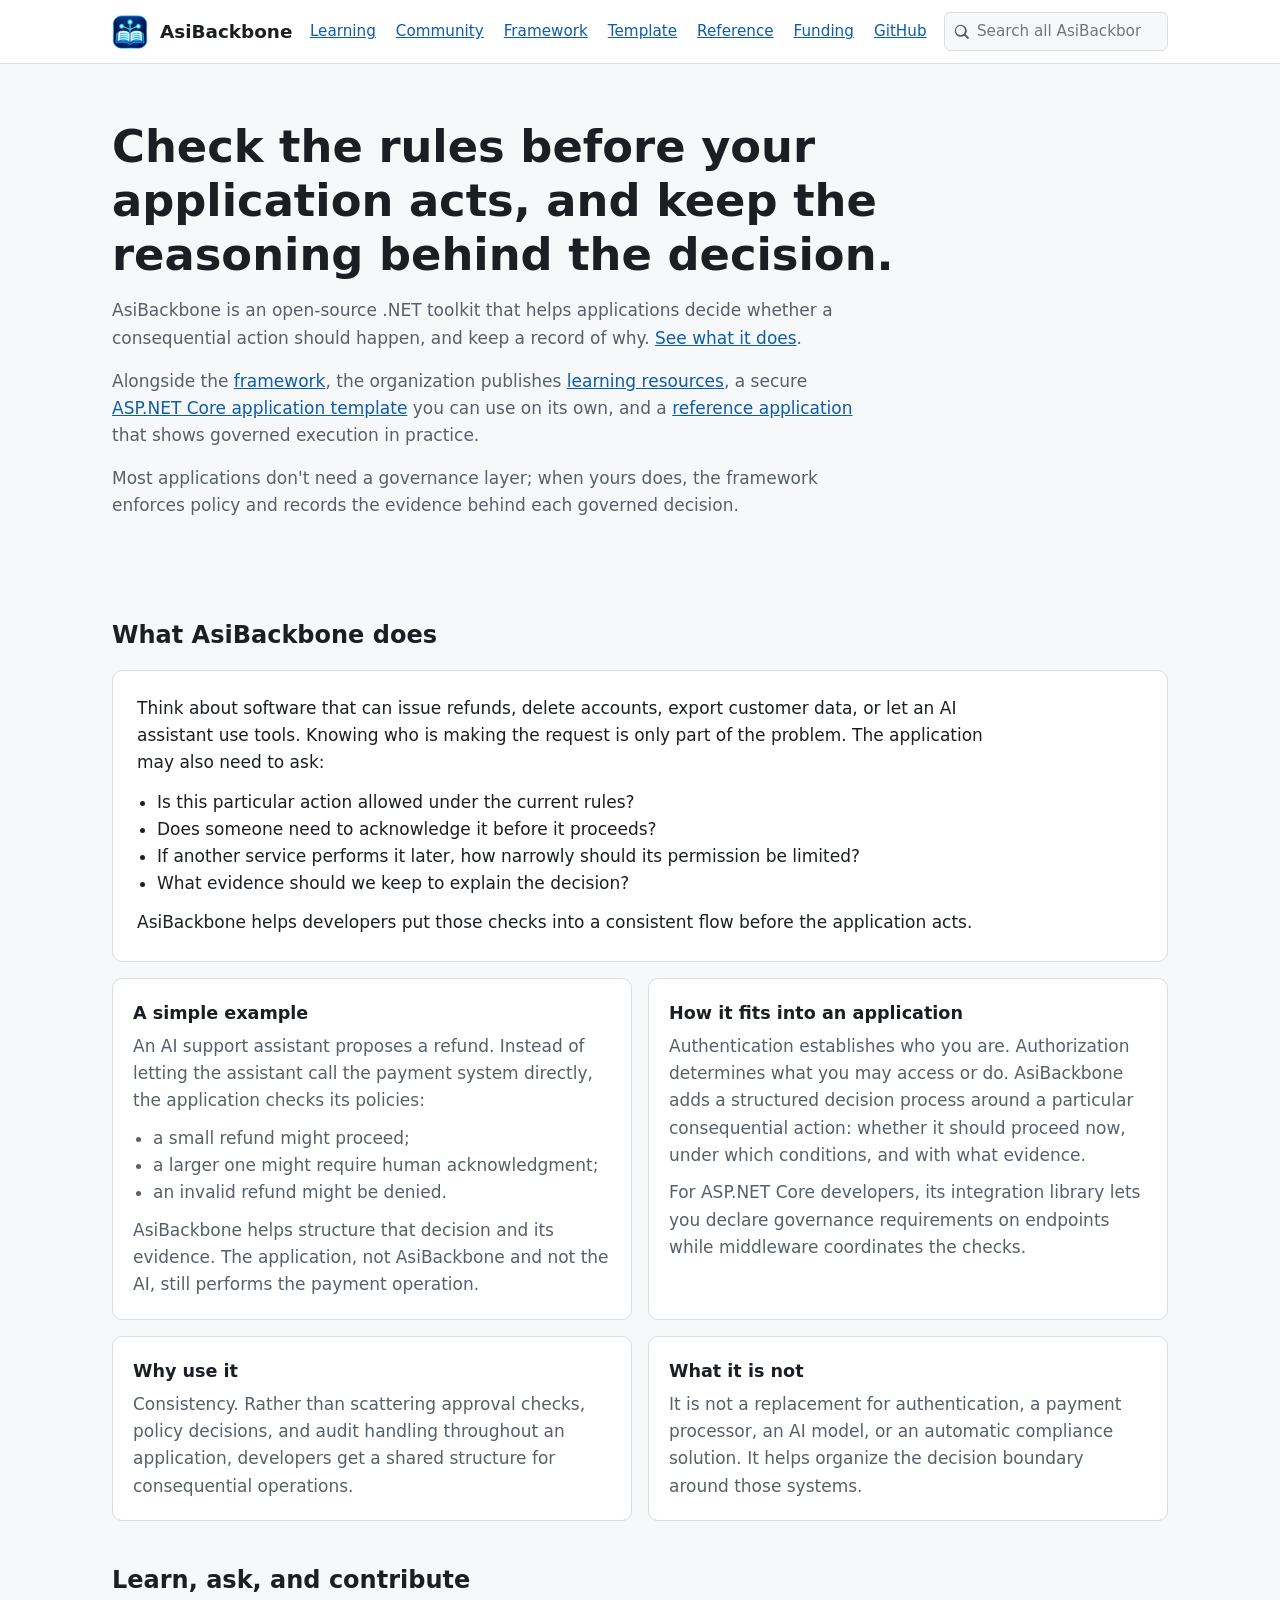
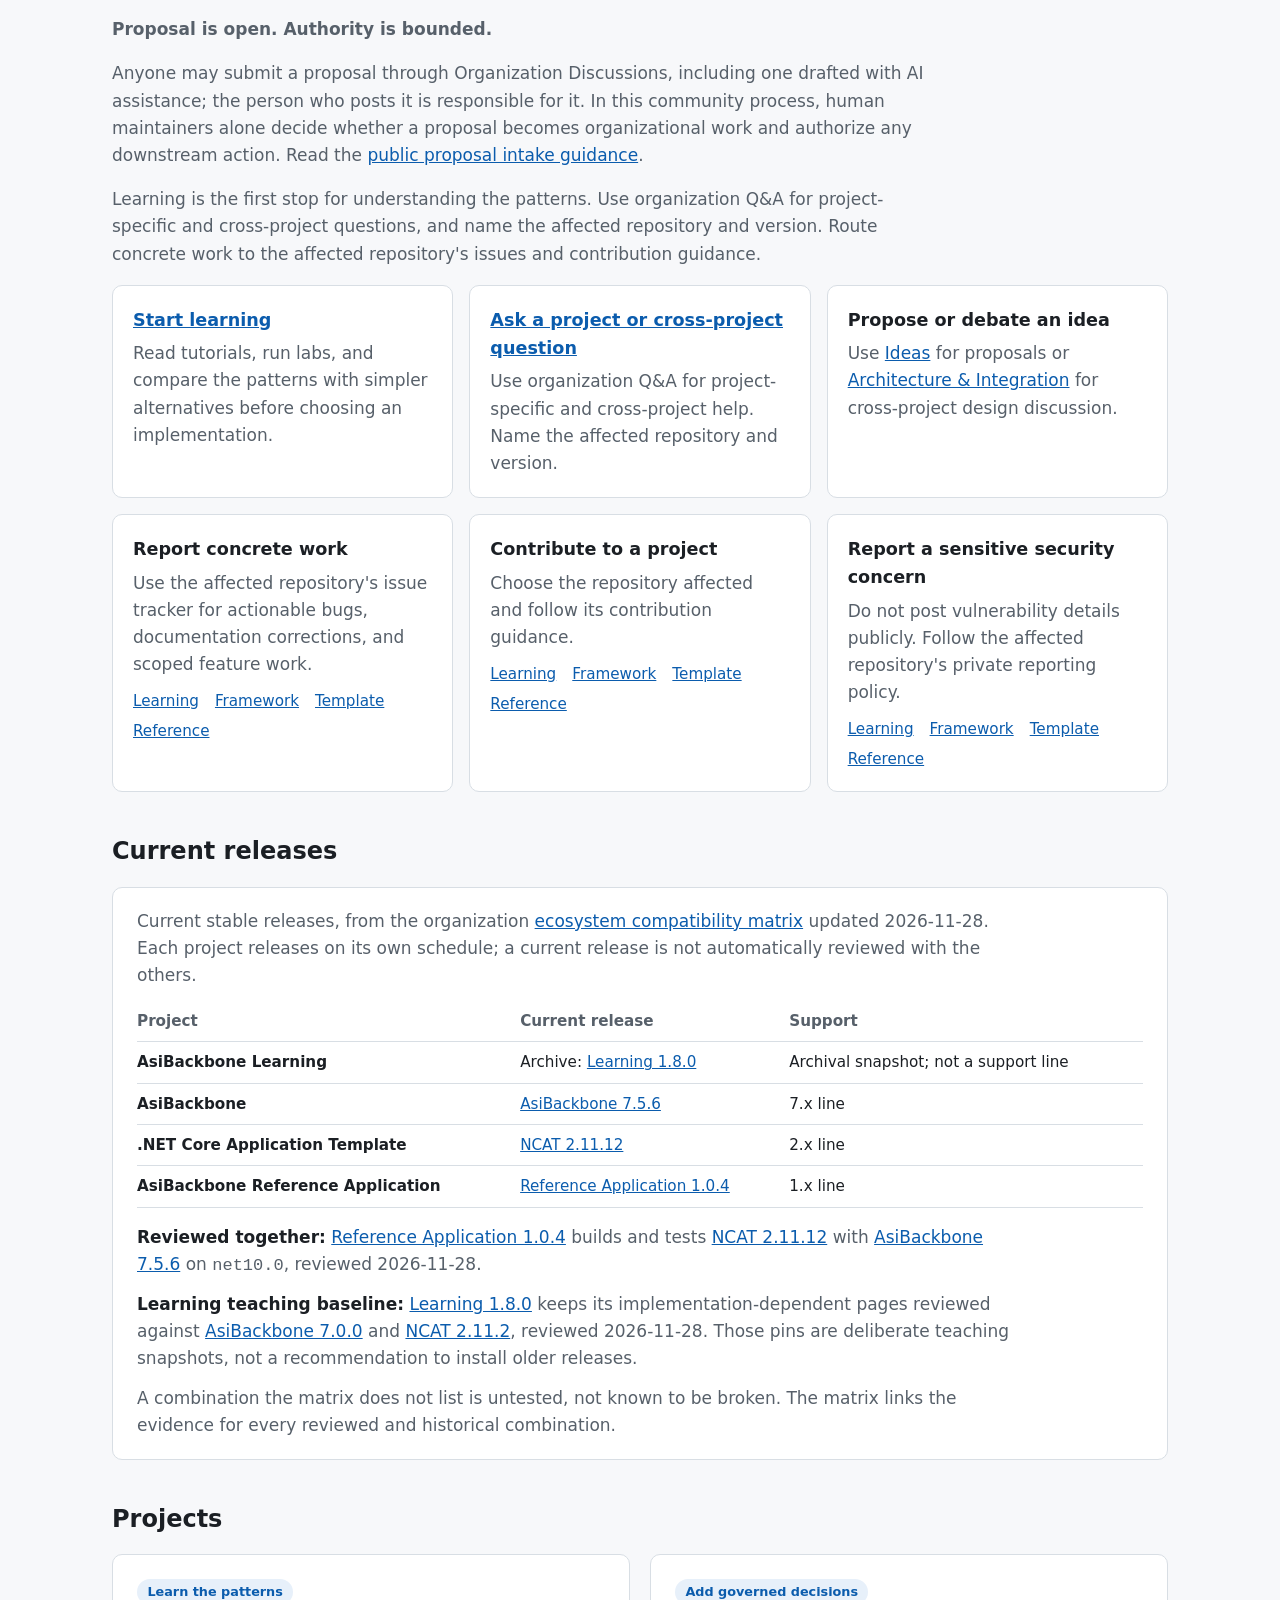
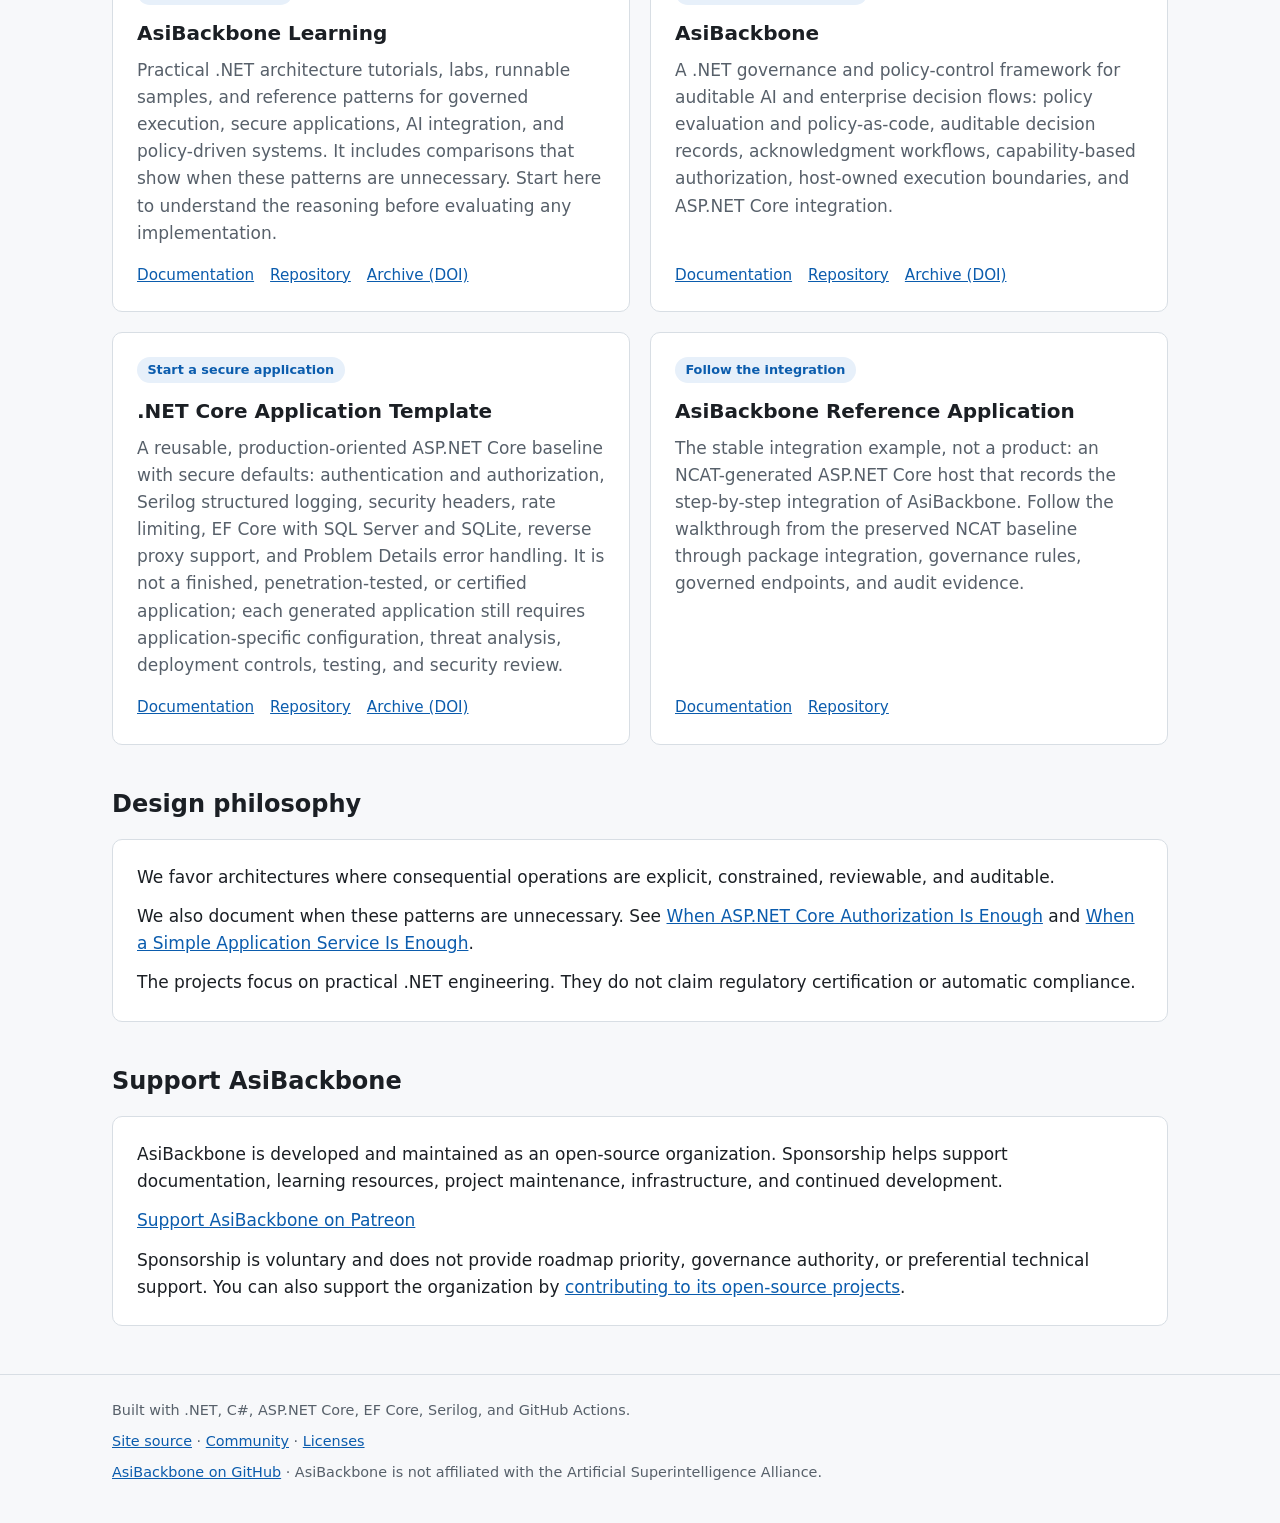
<file: index.html>
<!DOCTYPE html>
<html lang="en">
<head>
  <meta charset="utf-8">
  <meta name="viewport" content="width=device-width, initial-scale=1">
  <title>AsiBackbone | Open-source .NET governance and architecture patterns</title>
  <meta name="description" content="AsiBackbone is an open-source .NET toolkit that helps applications check the rules before a consequential action and keep a record of why it was allowed.">
  <meta name="google-site-verification" content="R9IrfghOCGIgoGKd3mtDyPs_iTMXCVltPrGBNPVnFtA">
  <link rel="canonical" href="https://asibackbone.github.io/">
  <link rel="icon" href="images/favicon.ico">
  <link rel="alternate" type="application/rss+xml" title="AsiBackbone Learning" href="https://asibackbone.github.io/Learning/feed.xml">

  <meta property="og:type" content="website">
  <meta property="og:site_name" content="AsiBackbone">
  <meta property="og:title" content="AsiBackbone — open-source .NET governance and architecture patterns">
  <meta property="og:description" content="Check the rules before your .NET application acts, and keep the reasoning behind the decision. Plus a secure-by-default ASP.NET Core template, practical architecture learning, and a step-by-step Reference Application.">
  <meta property="og:url" content="https://asibackbone.github.io/">
  <meta property="og:image" content="https://asibackbone.github.io/images/asibackbone-social.png">
  <meta property="og:image:alt" content="AsiBackbone — practical .NET architecture, security, and governed execution">
  <meta name="twitter:card" content="summary_large_image">

  <script type="application/ld+json">
  {
    "@context": "https://schema.org",
    "@graph": [
      {
        "@type": "Organization",
        "@id": "https://asibackbone.github.io/#organization",
        "name": "AsiBackbone",
        "url": "https://asibackbone.github.io/",
        "logo": "https://asibackbone.github.io/images/asibackbone-icon-50.png",
        "description": "Open-source .NET governance and architecture patterns.",
        "sameAs": ["https://github.com/AsiBackbone"]
      },
      {
        "@type": "WebSite",
        "@id": "https://asibackbone.github.io/#website",
        "name": "AsiBackbone",
        "url": "https://asibackbone.github.io/",
        "publisher": { "@id": "https://asibackbone.github.io/#organization" }
      }
    ]
  }
  </script>

  <style>
    :root {
      --bg: #f7f8fa;
      --surface: #ffffff;
      --text: #1b1f24;
      --muted: #57606a;
      --border: #d8dee4;
      --accent: #0b5cad;
      --accent-soft: #e7f0fa;
      --focus: #0b5cad;
    }

    @media (prefers-color-scheme: dark) {
      :root {
        --bg: #0f1419;
        --surface: #161c23;
        --text: #e6edf3;
        --muted: #9aa6b2;
        --border: #2d3640;
        --accent: #6cb6ff;
        --accent-soft: #15283b;
        --focus: #6cb6ff;
      }
    }

    * { box-sizing: border-box; }

    body {
      margin: 0;
      background: var(--bg);
      color: var(--text);
      font-family: system-ui, -apple-system, "Segoe UI", Roboto, "Helvetica Neue", Arial, sans-serif;
      font-size: 1.0625rem;
      line-height: 1.6;
    }

    a { color: var(--accent); }
    a:focus-visible { outline: 3px solid var(--focus); outline-offset: 2px; border-radius: 3px; }

    .wrap { max-width: 68rem; margin: 0 auto; padding: 0 1rem; }

    .skip-link { position: absolute; left: -999px; }
    .skip-link:focus { left: 1rem; top: 1rem; background: var(--surface); padding: .5rem .75rem; z-index: 10; }

    header.site { border-bottom: 1px solid var(--border); background: var(--surface); }
    header.site .wrap { display: flex; flex-wrap: wrap; align-items: center; gap: .75rem; padding-top: .75rem; padding-bottom: .75rem; }
    header.site img { width: 36px; height: 36px; }
    header.site .brand { font-weight: 700; font-size: 1.15rem; color: var(--text); text-decoration: none; }
    header.site nav { margin-left: auto; display: flex; flex-wrap: wrap; gap: .35rem 1.25rem; font-size: .95rem; }
    header.site .site-search { position: relative; display: flex; align-items: center; margin-left: auto; }
    header.site .site-search svg { position: absolute; left: .65rem; color: var(--muted); pointer-events: none; }
    header.site .site-search input {
      width: 14rem; padding: .4rem .75rem .4rem 2rem;
      font: inherit; font-size: .95rem; color: var(--text);
      background: var(--bg); border: 1px solid var(--border); border-radius: 6px;
    }
    header.site .site-search input:focus-visible { outline: 3px solid var(--focus); outline-offset: 1px; }

    .hero { padding: 3.5rem 0 2.5rem; }
    .hero h1 { font-size: clamp(1.9rem, 4.5vw, 2.8rem); line-height: 1.2; margin: 0 0 1rem; max-width: 20em; }
    .hero p { color: var(--muted); max-width: 44em; margin: 0 0 1rem; }

    h2 { font-size: 1.5rem; margin: 2.5rem 0 1rem; }

    .overview { background: var(--surface); border: 1px solid var(--border); border-radius: 10px; padding: 1.5rem; }
    .overview p { margin: 0 0 .75rem; max-width: 52em; }
    .overview p:last-child { margin-bottom: 0; }
    .overview ul { margin: 0 0 .75rem; padding-left: 1.25rem; }

    .community-intro { color: var(--muted); max-width: 48em; }
    .routes { display: grid; gap: 1rem; grid-template-columns: repeat(auto-fit, minmax(min(100%, 19rem), 1fr)); }
    .route { background: var(--surface); border: 1px solid var(--border); border-radius: 10px; padding: 1.25rem; }
    .route h3 { font-size: 1.1rem; margin: 0 0 .4rem; }
    .route p { color: var(--muted); margin: 0 0 .65rem; }
    .route p:last-child { margin-bottom: 0; }
    .route .links { display: flex; flex-wrap: wrap; gap: .35rem 1rem; font-size: .95rem; }
    .route ul { color: var(--muted); margin: 0 0 .65rem; padding-left: 1.25rem; }
    .overview-cards { grid-template-columns: repeat(auto-fit, minmax(min(100%, 24rem), 1fr)); margin-top: 1rem; }

    .projects { display: grid; gap: 1.25rem; grid-template-columns: repeat(2, minmax(18rem, 1fr)); }

    @media (max-width: 42rem) { .projects { grid-template-columns: 1fr; } }

    .project {
      background: var(--surface);
      border: 1px solid var(--border);
      border-radius: 10px;
      padding: 1.5rem;
      display: flex;
      flex-direction: column;
    }

    .project .role {
      align-self: flex-start;
      background: var(--accent-soft);
      color: var(--accent);
      border-radius: 999px;
      font-size: .8rem;
      font-weight: 600;
      padding: .15rem .65rem;
      margin-bottom: .75rem;
    }

    .project h3 { margin: 0 0 .5rem; font-size: 1.25rem; }
    .project h3 a { color: var(--text); text-decoration: none; }
    .project h3 a:hover { color: var(--accent); }
    .project p { margin: 0 0 1rem; color: var(--muted); }
    .project .links { margin-top: auto; display: flex; flex-wrap: wrap; gap: .5rem 1rem; font-size: .95rem; }

    .releases { background: var(--surface); border: 1px solid var(--border); border-radius: 10px; padding: 1.25rem 1.5rem; }
    .releases p { color: var(--muted); margin: 0 0 .75rem; max-width: 52em; }
    .releases p:last-child { margin-bottom: 0; }
    .releases strong { color: var(--text); }
    .table-scroll { overflow-x: auto; margin: 0 0 1rem; }
    .releases table { width: 100%; border-collapse: collapse; font-size: .95rem; }
    .releases th, .releases td { text-align: left; vertical-align: top; padding: .5rem .75rem .5rem 0; border-bottom: 1px solid var(--border); }
    .releases thead th { color: var(--muted); font-weight: 600; }
    .releases tbody th { font-weight: 600; }

    .principles { background: var(--surface); border: 1px solid var(--border); border-radius: 10px; padding: 1.5rem; }
    .principles p { margin: 0 0 .75rem; }
    .principles p:last-child { margin-bottom: 0; }

    footer { margin-top: 3rem; border-top: 1px solid var(--border); color: var(--muted); font-size: .9rem; }
    footer .wrap { padding-top: 1.5rem; padding-bottom: 2rem; }
    footer p { margin: 0 0 .5rem; }

    @media (max-width: 36rem) {
      header.site .wrap { flex-wrap: wrap; }
      header.site nav { margin-left: 0; width: 100%; flex-wrap: wrap; gap: .35rem 1rem; }
      header.site .site-search, header.site .site-search input { width: 100%; }
      .hero { padding-top: 2.25rem; }
    }
  </style>
</head>
<body>
  <a class="skip-link" href="#main">Skip to content</a>

  <header class="site">
    <div class="wrap">
      <img src="images/asibackbone-icon-50.png" alt="" width="36" height="36">
      <a class="brand" href="https://asibackbone.github.io/" aria-current="page">AsiBackbone</a>
      <nav aria-label="Sites">
        <a href="https://asibackbone.github.io/Learning/">Learning</a>
        <a href="#community">Community</a>
        <a href="https://asibackbone.github.io/AsiBackbone/">Framework</a>
        <a href="https://asibackbone.github.io/NetCoreApplicationTemplate/">Template</a>
        <a href="https://asibackbone.github.io/ReferenceApplication/">Reference</a>
        <a href="#funding">Funding</a>
        <a href="https://github.com/AsiBackbone">GitHub</a>
      </nav>
      <form class="site-search" role="search" action="https://asibackbone.github.io/search/" method="get">
        <svg aria-hidden="true" viewBox="0 0 16 16" width="16" height="16"><path fill="currentColor" d="M11.7 10.3a6 6 0 1 0-1.4 1.4l3.5 3.5 1.4-1.4-3.5-3.5ZM6.5 11a4.5 4.5 0 1 1 0-9 4.5 4.5 0 0 1 0 9Z"/></svg>
        <input name="q" type="search" placeholder="Search all AsiBackbone" autocomplete="off" aria-label="Search all AsiBackbone documentation">
      </form>
    </div>
  </header>

  <main id="main" class="wrap">
    <section class="hero" aria-labelledby="hero-title">
      <h1 id="hero-title">Check the rules before your application acts, and keep the reasoning behind the decision.</h1>
      <p>AsiBackbone is an open-source .NET toolkit that helps applications decide whether a consequential action should happen, and keep a record of why. <a href="#what-it-does">See what it does</a>.</p>
      <p>Alongside the <a href="https://asibackbone.github.io/AsiBackbone/">framework</a>, the organization publishes <a href="https://asibackbone.github.io/Learning/">learning resources</a>, a secure <a href="https://asibackbone.github.io/NetCoreApplicationTemplate/">ASP.NET Core application template</a> you can use on its own, and a <a href="https://asibackbone.github.io/ReferenceApplication/">reference application</a> that shows governed execution in practice.</p>
      <p>Most applications don't need a governance layer; when yours does, the framework enforces policy and records the evidence behind each governed decision.</p>
    </section>

    <section id="what-it-does" aria-labelledby="what-it-does-title">
      <h2 id="what-it-does-title">What AsiBackbone does</h2>
      <div class="overview">
        <p>Think about software that can issue refunds, delete accounts, export customer data, or let an AI assistant use
          tools. Knowing who is making the request is only part of the problem. The application may also need to ask:</p>
        <ul>
          <li>Is this particular action allowed under the current rules?</li>
          <li>Does someone need to acknowledge it before it proceeds?</li>
          <li>If another service performs it later, how narrowly should its permission be limited?</li>
          <li>What evidence should we keep to explain the decision?</li>
        </ul>
        <p>AsiBackbone helps developers put those checks into a consistent flow before the application acts.</p>
      </div>
      <div class="routes overview-cards">
        <article class="route">
          <h3>A simple example</h3>
          <p>An AI support assistant proposes a refund. Instead of letting the assistant call the payment system
            directly, the application checks its policies:</p>
          <ul>
            <li>a small refund might proceed;</li>
            <li>a larger one might require human acknowledgment;</li>
            <li>an invalid refund might be denied.</li>
          </ul>
          <p>AsiBackbone helps structure that decision and its evidence. The application, not AsiBackbone and not the
            AI, still performs the payment operation.</p>
        </article>
        <article class="route">
          <h3>How it fits into an application</h3>
          <p>Authentication establishes who you are. Authorization determines what you may access or do. AsiBackbone
            adds a structured decision process around a particular consequential action: whether it should proceed
            now, under which conditions, and with what evidence.</p>
          <p>For ASP.NET Core developers, its integration library lets you declare governance requirements on
            endpoints while middleware coordinates the checks.</p>
        </article>
        <article class="route">
          <h3>Why use it</h3>
          <p>Consistency. Rather than scattering approval checks, policy decisions, and audit handling throughout an
            application, developers get a shared structure for consequential operations.</p>
        </article>
        <article class="route">
          <h3>What it is not</h3>
          <p>It is not a replacement for authentication, a payment processor, an AI model, or an automatic compliance
            solution. It helps organize the decision boundary around those systems.</p>
        </article>
      </div>
    </section>

    <section id="community" aria-labelledby="community-title">
      <h2 id="community-title">Learn, ask, and contribute</h2>
      <p class="community-intro"><strong>Proposal is open. Authority is bounded.</strong></p>
      <p class="community-intro">Anyone may submit a proposal through Organization Discussions, including one drafted with AI assistance; the person who posts it is responsible for it. In this community process, human maintainers alone decide whether a proposal becomes organizational work and authorize any downstream action. Read the <a href="https://github.com/AsiBackbone/.github/blob/main/CONTRIBUTING.md#public-proposal-intake">public proposal intake guidance</a>.</p>
      <p class="community-intro">Learning is the first stop for understanding the patterns. Use organization Q&amp;A for project-specific and cross-project questions, and name the affected repository and version. Route concrete work to the affected repository's issues and contribution guidance.</p>
      <div class="routes">
        <article class="route">
          <h3><a href="https://asibackbone.github.io/Learning/">Start learning</a></h3>
          <p>Read tutorials, run labs, and compare the patterns with simpler alternatives before choosing an implementation.</p>
        </article>
        <article class="route">
          <h3><a href="https://github.com/orgs/AsiBackbone/discussions/categories/q-a">Ask a project or cross-project question</a></h3>
          <p>Use organization Q&amp;A for project-specific and cross-project help. Name the affected repository and version.</p>
        </article>
        <article class="route">
          <h3>Propose or debate an idea</h3>
          <p>Use <a href="https://github.com/orgs/AsiBackbone/discussions/categories/ideas">Ideas</a> for proposals or <a href="https://github.com/orgs/AsiBackbone/discussions/categories/architecture-integration">Architecture &amp; Integration</a> for cross-project design discussion.</p>
        </article>
        <article class="route">
          <h3>Report concrete work</h3>
          <p>Use the affected repository's issue tracker for actionable bugs, documentation corrections, and scoped feature work.</p>
          <p class="links"><a href="https://github.com/AsiBackbone/Learning/issues">Learning</a><a href="https://github.com/AsiBackbone/AsiBackbone/issues">Framework</a><a href="https://github.com/AsiBackbone/NetCoreApplicationTemplate/issues">Template</a><a href="https://github.com/AsiBackbone/ReferenceApplication/issues">Reference</a></p>
        </article>
        <article class="route">
          <h3>Contribute to a project</h3>
          <p>Choose the repository affected and follow its contribution guidance.</p>
          <p class="links"><a href="https://github.com/AsiBackbone/Learning/blob/main/CONTRIBUTING.md">Learning</a><a href="https://github.com/AsiBackbone/AsiBackbone/blob/main/CONTRIBUTING.md">Framework</a><a href="https://github.com/AsiBackbone/NetCoreApplicationTemplate/blob/main/CONTRIBUTING.md">Template</a><a href="https://github.com/AsiBackbone/ReferenceApplication/blob/main/CONTRIBUTING.md">Reference</a></p>
        </article>
        <article class="route">
          <h3>Report a sensitive security concern</h3>
          <p>Do not post vulnerability details publicly. Follow the affected repository's private reporting policy.</p>
          <p class="links"><a href="https://github.com/AsiBackbone/Learning/security/policy">Learning</a><a href="https://github.com/AsiBackbone/AsiBackbone/security/policy">Framework</a><a href="https://github.com/AsiBackbone/NetCoreApplicationTemplate/security/policy">Template</a><a href="https://github.com/AsiBackbone/ReferenceApplication/security/policy">Reference</a></p>
        </article>
      </div>
    </section>

    <section id="releases" aria-labelledby="releases-title">
      <h2 id="releases-title">Current releases</h2>
      <div class="releases">
        <!-- BEGIN release-summary: generated from AsiBackbone/.github compatibility/ecosystem-compatibility.json by scripts/Test-ReleaseSummary.ps1 -Update. Do not edit by hand. -->
        <p>Current stable releases, from the organization <a href="https://github.com/AsiBackbone/.github/blob/main/compatibility/README.md">ecosystem compatibility matrix</a> updated <time datetime="2026-11-28">2026-11-28</time>. Each project releases on its own schedule; a current release is not automatically reviewed with the others.</p>
        <div class="table-scroll">
          <table>
            <thead>
              <tr><th scope="col">Project</th><th scope="col">Current release</th><th scope="col">Support</th></tr>
            </thead>
            <tbody>
              <tr><th scope="row">AsiBackbone Learning</th><td>Archive: <a href="https://github.com/AsiBackbone/Learning/releases/tag/v1.8.0">Learning 1.8.0</a></td><td>Archival snapshot; not a support line</td></tr>
              <tr><th scope="row">AsiBackbone</th><td><a href="https://github.com/AsiBackbone/AsiBackbone/releases/tag/v7.5.6">AsiBackbone 7.5.6</a></td><td>7.x line</td></tr>
              <tr><th scope="row">.NET Core Application Template</th><td><a href="https://github.com/AsiBackbone/NetCoreApplicationTemplate/releases/tag/v2.11.12">NCAT 2.11.12</a></td><td>2.x line</td></tr>
              <tr><th scope="row">AsiBackbone Reference Application</th><td><a href="https://github.com/AsiBackbone/ReferenceApplication/releases/tag/v1.0.4">Reference Application 1.0.4</a></td><td>1.x line</td></tr>
            </tbody>
          </table>
        </div>
        <p><strong>Reviewed together:</strong> <a href="https://github.com/AsiBackbone/ReferenceApplication/releases/tag/v1.0.4">Reference Application 1.0.4</a> builds and tests <a href="https://github.com/AsiBackbone/NetCoreApplicationTemplate/releases/tag/v2.11.12">NCAT 2.11.12</a> with <a href="https://github.com/AsiBackbone/AsiBackbone/releases/tag/v7.5.6">AsiBackbone 7.5.6</a> on <code>net10.0</code>, reviewed <time datetime="2026-11-28">2026-11-28</time>.</p>
        <p><strong>Learning teaching baseline:</strong> <a href="https://github.com/AsiBackbone/Learning/releases/tag/v1.8.0">Learning 1.8.0</a> keeps its implementation-dependent pages reviewed against <a href="https://github.com/AsiBackbone/AsiBackbone/releases/tag/v7.0.0">AsiBackbone 7.0.0</a> and <a href="https://github.com/AsiBackbone/NetCoreApplicationTemplate/releases/tag/v2.11.2">NCAT 2.11.2</a>, reviewed <time datetime="2026-11-28">2026-11-28</time>. Those pins are deliberate teaching snapshots, not a recommendation to install older releases.</p>
        <p>A combination the matrix does not list is untested, not known to be broken. The matrix links the evidence for every reviewed and historical combination.</p>
        <!-- END release-summary -->
      </div>
    </section>

    <section aria-labelledby="projects-title">
      <h2 id="projects-title">Projects</h2>
      <div class="projects">
        <article class="project">
          <span class="role">Learn the patterns</span>
          <h3><a href="https://asibackbone.github.io/Learning/">AsiBackbone Learning</a></h3>
          <p>Practical .NET architecture tutorials, labs, runnable samples, and reference patterns for governed execution, secure applications, AI integration, and policy-driven systems. It includes comparisons that show when these patterns are unnecessary. Start here to understand the reasoning before evaluating any implementation.</p>
          <div class="links">
            <a href="https://asibackbone.github.io/Learning/">Documentation</a>
            <a href="https://github.com/AsiBackbone/Learning">Repository</a>
            <a href="https://doi.org/10.5281/zenodo.21938556">Archive (DOI)</a>
          </div>
        </article>

        <article class="project">
          <span class="role">Add governed decisions</span>
          <h3><a href="https://asibackbone.github.io/AsiBackbone/">AsiBackbone</a></h3>
          <p>A .NET governance and policy-control framework for auditable AI and enterprise decision flows: policy evaluation and policy-as-code, auditable decision records, acknowledgment workflows, capability-based authorization, host-owned execution boundaries, and ASP.NET Core integration.</p>
          <div class="links">
            <a href="https://asibackbone.github.io/AsiBackbone/">Documentation</a>
            <a href="https://github.com/AsiBackbone/AsiBackbone">Repository</a>
            <a href="https://doi.org/10.5281/zenodo.20546032">Archive (DOI)</a>
          </div>
        </article>

        <article class="project">
          <span class="role">Start a secure application</span>
          <h3><a href="https://asibackbone.github.io/NetCoreApplicationTemplate/">.NET Core Application Template</a></h3>
          <p>A reusable, production-oriented ASP.NET Core baseline with secure defaults: authentication and authorization, Serilog structured logging, security headers, rate limiting, EF Core with SQL Server and SQLite, reverse proxy support, and Problem Details error handling. It is not a finished, penetration-tested, or certified application; each generated application still requires application-specific configuration, threat analysis, deployment controls, testing, and security review.</p>
          <div class="links">
            <a href="https://asibackbone.github.io/NetCoreApplicationTemplate/">Documentation</a>
            <a href="https://github.com/AsiBackbone/NetCoreApplicationTemplate">Repository</a>
            <a href="https://doi.org/10.5281/zenodo.20373042">Archive (DOI)</a>
          </div>
        </article>

        <article class="project">
          <span class="role">Follow the integration</span>
          <h3>
            <a href="https://asibackbone.github.io/ReferenceApplication/">
              AsiBackbone Reference Application
            </a>
          </h3>
          <p>
            The stable integration example, not a product: an NCAT-generated
            ASP.NET Core host that records the step-by-step integration of
            AsiBackbone. Follow the walkthrough from the preserved
            NCAT baseline through package integration, governance rules, governed
            endpoints, and audit evidence.
          </p>
          <div class="links">
            <a href="https://asibackbone.github.io/ReferenceApplication/">Documentation</a>
            <a href="https://github.com/AsiBackbone/ReferenceApplication">Repository</a>
          </div>
        </article>
      </div>
    </section>

    <section aria-labelledby="philosophy-title">
      <h2 id="philosophy-title">Design philosophy</h2>
      <div class="principles">
        <p>We favor architectures where consequential operations are explicit, constrained, reviewable, and auditable.</p>
        <p>We also document when these patterns are unnecessary. See <a href="https://asibackbone.github.io/Learning/architecture/when-aspnet-core-authorization-is-enough.html">When ASP.NET Core Authorization Is Enough</a> and <a href="https://asibackbone.github.io/Learning/architecture/when-a-simple-application-service-is-enough.html">When a Simple Application Service Is Enough</a>.</p>
        <p>The projects focus on practical .NET engineering. They do not claim regulatory certification or automatic compliance.</p>
      </div>
    </section>

    <section id="funding" aria-labelledby="funding-title">
      <h2 id="funding-title">Support AsiBackbone</h2>
      <div class="principles">
        <p>AsiBackbone is developed and maintained as an open-source organization. Sponsorship helps support documentation, learning resources, project maintenance, infrastructure, and continued development.</p>
        <p><a href="https://www.patreon.com/AsiBackbone">Support AsiBackbone on Patreon</a></p>
        <p>Sponsorship is voluntary and does not provide roadmap priority, governance authority, or preferential technical support. You can also support the organization by <a href="#community">contributing to its open-source projects</a>.</p>
      </div>
    </section>
  </main>

  <footer>
    <div class="wrap">
      <p>Built with .NET, C#, ASP.NET Core, EF Core, Serilog, and GitHub Actions.</p>
      <p><a href="https://github.com/AsiBackbone/asibackbone.github.io">Site source</a> · <a href="#community">Community</a> · <a href="https://github.com/AsiBackbone/asibackbone.github.io/blob/main/LICENSES.md">Licenses</a></p>
      <p><a href="https://github.com/AsiBackbone">AsiBackbone on GitHub</a> · AsiBackbone is not affiliated with the Artificial Superintelligence Alliance.</p>
    </div>
  </footer>
</body>
</html>
</file>
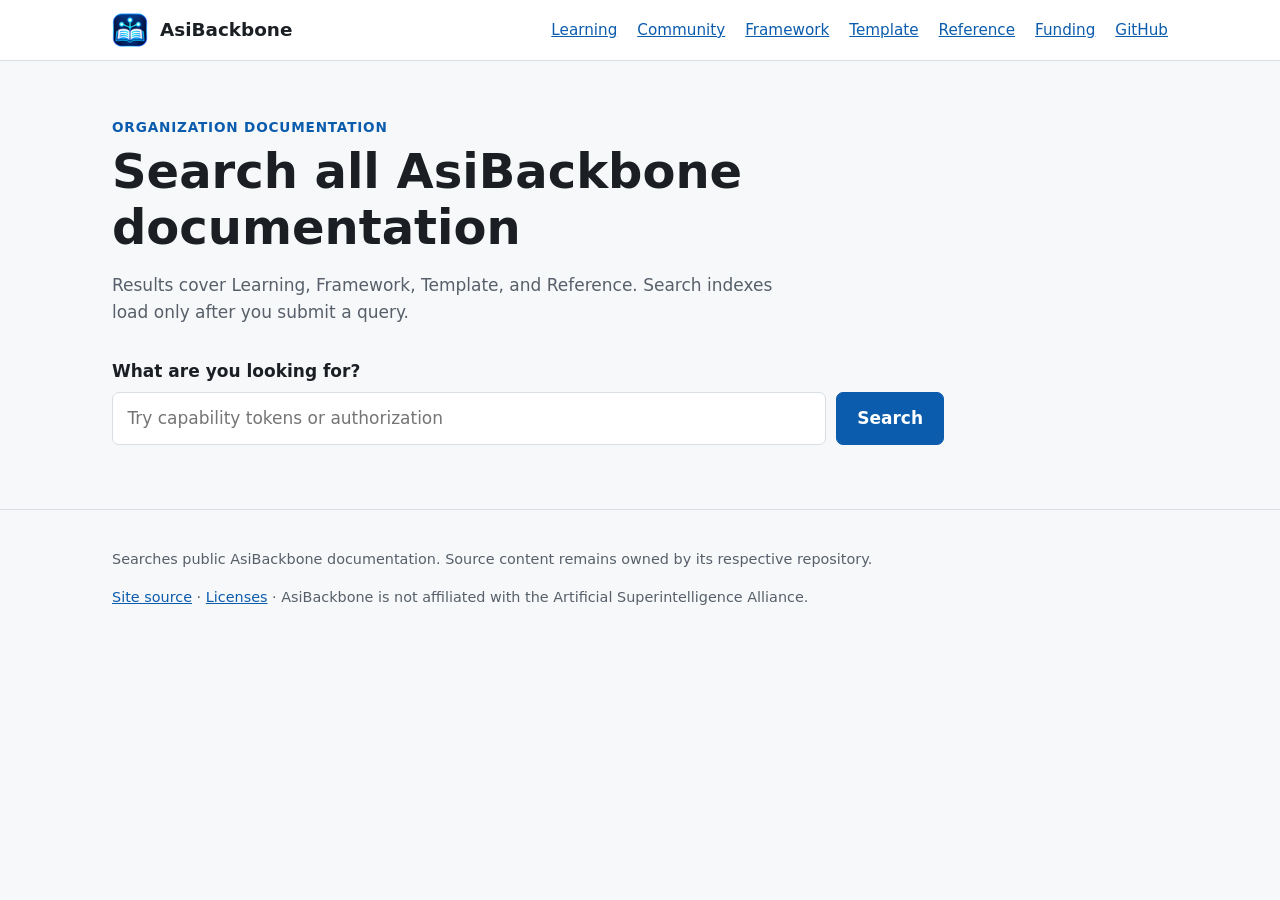
<file: search/index.html>
<!DOCTYPE html>
<html lang="en">
<head>
  <meta charset="utf-8">
  <meta name="viewport" content="width=device-width, initial-scale=1">
  <title>Search AsiBackbone documentation</title>
  <meta name="description" content="Search Learning, Framework, Template, and Reference documentation from one AsiBackbone search page.">
  <link rel="canonical" href="https://asibackbone.github.io/search/">
  <link rel="icon" href="../images/favicon.ico">
  <link rel="stylesheet" href="search.css">
</head>
<body>
  <a class="skip-link" href="#main">Skip to search</a>

  <header class="site">
    <div class="wrap">
      <img src="../images/asibackbone-icon-50.png" alt="" width="36" height="36">
      <a class="brand" href="https://asibackbone.github.io/">AsiBackbone</a>
      <nav aria-label="Sites">
        <a href="https://asibackbone.github.io/Learning/">Learning</a>
        <a href="https://asibackbone.github.io/#community">Community</a>
        <a href="https://asibackbone.github.io/AsiBackbone/">Framework</a>
        <a href="https://asibackbone.github.io/NetCoreApplicationTemplate/">Template</a>
        <a href="https://asibackbone.github.io/ReferenceApplication/">Reference</a>
        <a href="https://asibackbone.github.io/#funding">Funding</a>
        <a href="https://github.com/AsiBackbone">GitHub</a>
      </nav>
    </div>
  </header>

  <main id="main" class="wrap">
    <section class="search-hero" aria-labelledby="search-title">
      <p class="eyebrow">Organization documentation</p>
      <h1 id="search-title">Search all AsiBackbone documentation</h1>
      <p>Results cover Learning, Framework, Template, and Reference. Search indexes load only after you submit a query.</p>

      <form id="organization-search" role="search" action="/search/" method="get">
        <label for="search-query">What are you looking for?</label>
        <div class="search-row">
          <input id="search-query" name="q" type="search" autocomplete="off" placeholder="Try capability tokens or authorization" required>
          <button type="submit">Search</button>
        </div>
      </form>
    </section>

    <section id="search-output" class="search-output" aria-labelledby="results-title" hidden>
      <div class="results-heading">
        <div>
          <h2 id="results-title">Results</h2>
          <p id="search-status" class="status" role="status" aria-live="polite"></p>
        </div>
        <label class="site-filter" for="site-filter">
          Site
          <select id="site-filter">
            <option value="all">All documentation</option>
            <option value="learning">Learning</option>
            <option value="framework">Framework</option>
            <option value="template">Template</option>
            <option value="reference">Reference</option>
          </select>
        </label>
      </div>
      <ol id="search-results" class="results"></ol>
    </section>

    <noscript>
      <p class="notice">Organization search requires JavaScript. You can still browse the individual documentation sites using the links above.</p>
    </noscript>
  </main>

  <footer>
    <div class="wrap">
      <p>Searches public AsiBackbone documentation. Source content remains owned by its respective repository.</p>
      <p><a href="https://github.com/AsiBackbone/asibackbone.github.io">Site source</a> · <a href="https://github.com/AsiBackbone/asibackbone.github.io/blob/main/LICENSES.md">Licenses</a> · AsiBackbone is not affiliated with the Artificial Superintelligence Alliance.</p>
    </div>
  </footer>

  <script src="search.js" defer></script>
</body>
</html>
</file>
<file: search/search.css>
:root {
  --bg: #f7f8fa;
  --surface: #ffffff;
  --text: #1b1f24;
  --muted: #57606a;
  --border: #d8dee4;
  --accent: #0b5cad;
  --accent-soft: #e7f0fa;
  --focus: #0b5cad;
}

@media (prefers-color-scheme: dark) {
  :root {
    --bg: #0f1419;
    --surface: #161c23;
    --text: #e6edf3;
    --muted: #9aa6b2;
    --border: #2d3640;
    --accent: #6cb6ff;
    --accent-soft: #15283b;
    --focus: #6cb6ff;
  }
}

* { box-sizing: border-box; }

body {
  margin: 0;
  background: var(--bg);
  color: var(--text);
  font-family: system-ui, -apple-system, "Segoe UI", Roboto, "Helvetica Neue", Arial, sans-serif;
  font-size: 1.0625rem;
  line-height: 1.6;
}

a { color: var(--accent); }
a:focus-visible, button:focus-visible, input:focus-visible, select:focus-visible {
  outline: 3px solid var(--focus);
  outline-offset: 2px;
}

.wrap { max-width: 68rem; margin: 0 auto; padding: 0 1rem; }
.skip-link { position: absolute; left: -999px; }
.skip-link:focus { left: 1rem; top: 1rem; background: var(--surface); padding: .5rem .75rem; z-index: 10; }

header.site { border-bottom: 1px solid var(--border); background: var(--surface); }
header.site .wrap { display: flex; align-items: center; gap: .75rem; padding-top: .75rem; padding-bottom: .75rem; }
header.site img { width: 36px; height: 36px; }
header.site .brand { font-weight: 700; font-size: 1.15rem; color: var(--text); text-decoration: none; }
header.site nav { margin-left: auto; display: flex; flex-wrap: wrap; gap: .35rem 1.25rem; font-size: .95rem; }

.search-hero { padding: 3.5rem 0 2rem; max-width: 52rem; }
.eyebrow { color: var(--accent); font-size: .85rem; font-weight: 700; letter-spacing: .06em; margin: 0 0 .35rem; text-transform: uppercase; }
h1 { font-size: clamp(2rem, 4.5vw, 3rem); line-height: 1.15; margin: 0 0 1rem; }
.search-hero > p:not(.eyebrow) { color: var(--muted); max-width: 43rem; }

form { margin-top: 2rem; }
form label { display: block; font-weight: 650; margin-bottom: .4rem; }
.search-row { display: flex; gap: .65rem; }
input, select, button { font: inherit; }
input, select { background: var(--surface); border: 1px solid var(--border); border-radius: 7px; color: var(--text); }
input { flex: 1; min-width: 0; padding: .75rem .9rem; }
select { padding: .45rem .7rem; }
button { background: var(--accent); border: 1px solid var(--accent); border-radius: 7px; color: var(--surface); cursor: pointer; font-weight: 650; padding: .75rem 1.25rem; }

.search-output { border-top: 1px solid var(--border); padding: 1.75rem 0 2rem; }
.results-heading { align-items: end; display: flex; justify-content: space-between; gap: 1rem; }
.results-heading h2 { margin: 0; }
.status { color: var(--muted); margin: .25rem 0 0; }
.site-filter { display: grid; font-size: .9rem; font-weight: 650; gap: .2rem; }
.results { list-style: none; margin: 1.5rem 0 0; padding: 0; }
.result { background: var(--surface); border: 1px solid var(--border); border-radius: 9px; margin-bottom: .8rem; padding: 1rem 1.1rem; }
.result h3 { font-size: 1.1rem; line-height: 1.35; margin: 0 0 .25rem; }
.result h3 a { overflow-wrap: anywhere; text-decoration: none; }
.result h3 a:hover { text-decoration: underline; }
.result p { color: var(--muted); margin: .4rem 0 0; }
.result-meta { align-items: center; display: flex; flex-wrap: wrap; gap: .5rem; }
.site-badge { background: var(--accent-soft); border-radius: 999px; color: var(--accent); font-size: .78rem; font-weight: 700; padding: .08rem .55rem; }
.result-path { color: var(--muted); font-size: .82rem; overflow-wrap: anywhere; }
.notice { background: var(--surface); border: 1px solid var(--border); border-radius: 9px; padding: 1rem; }

footer { border-top: 1px solid var(--border); color: var(--muted); font-size: .9rem; margin-top: 2rem; }
footer .wrap { padding-top: 1.5rem; padding-bottom: 2rem; }

@media (max-width: 42rem) {
  header.site .wrap { align-items: flex-start; flex-wrap: wrap; }
  header.site nav { margin-left: 0; width: 100%; }
  .search-hero { padding-top: 2.25rem; }
  .search-row { align-items: stretch; flex-direction: column; }
  .results-heading { align-items: stretch; flex-direction: column; }
  .site-filter { max-width: 18rem; }
}

@media (prefers-reduced-motion: reduce) {
  *, *::before, *::after { scroll-behavior: auto !important; }
}
</file>
